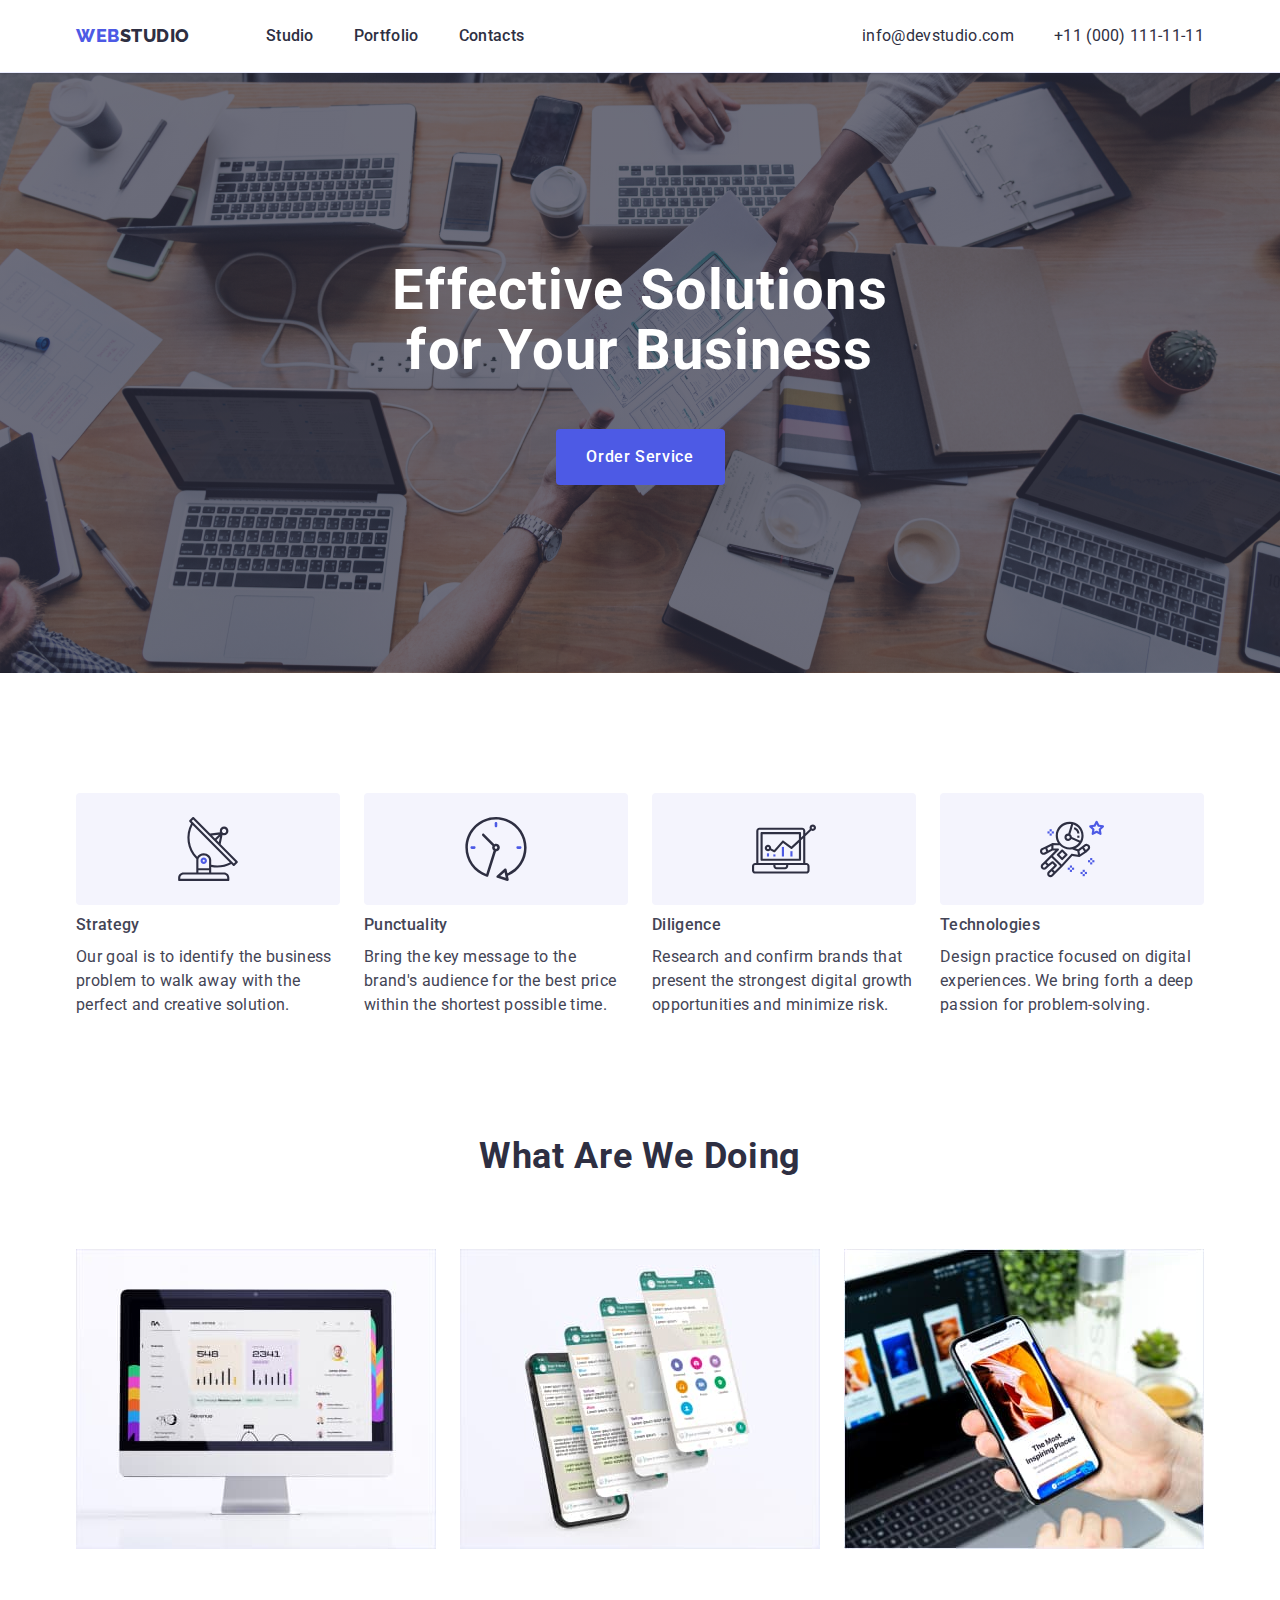
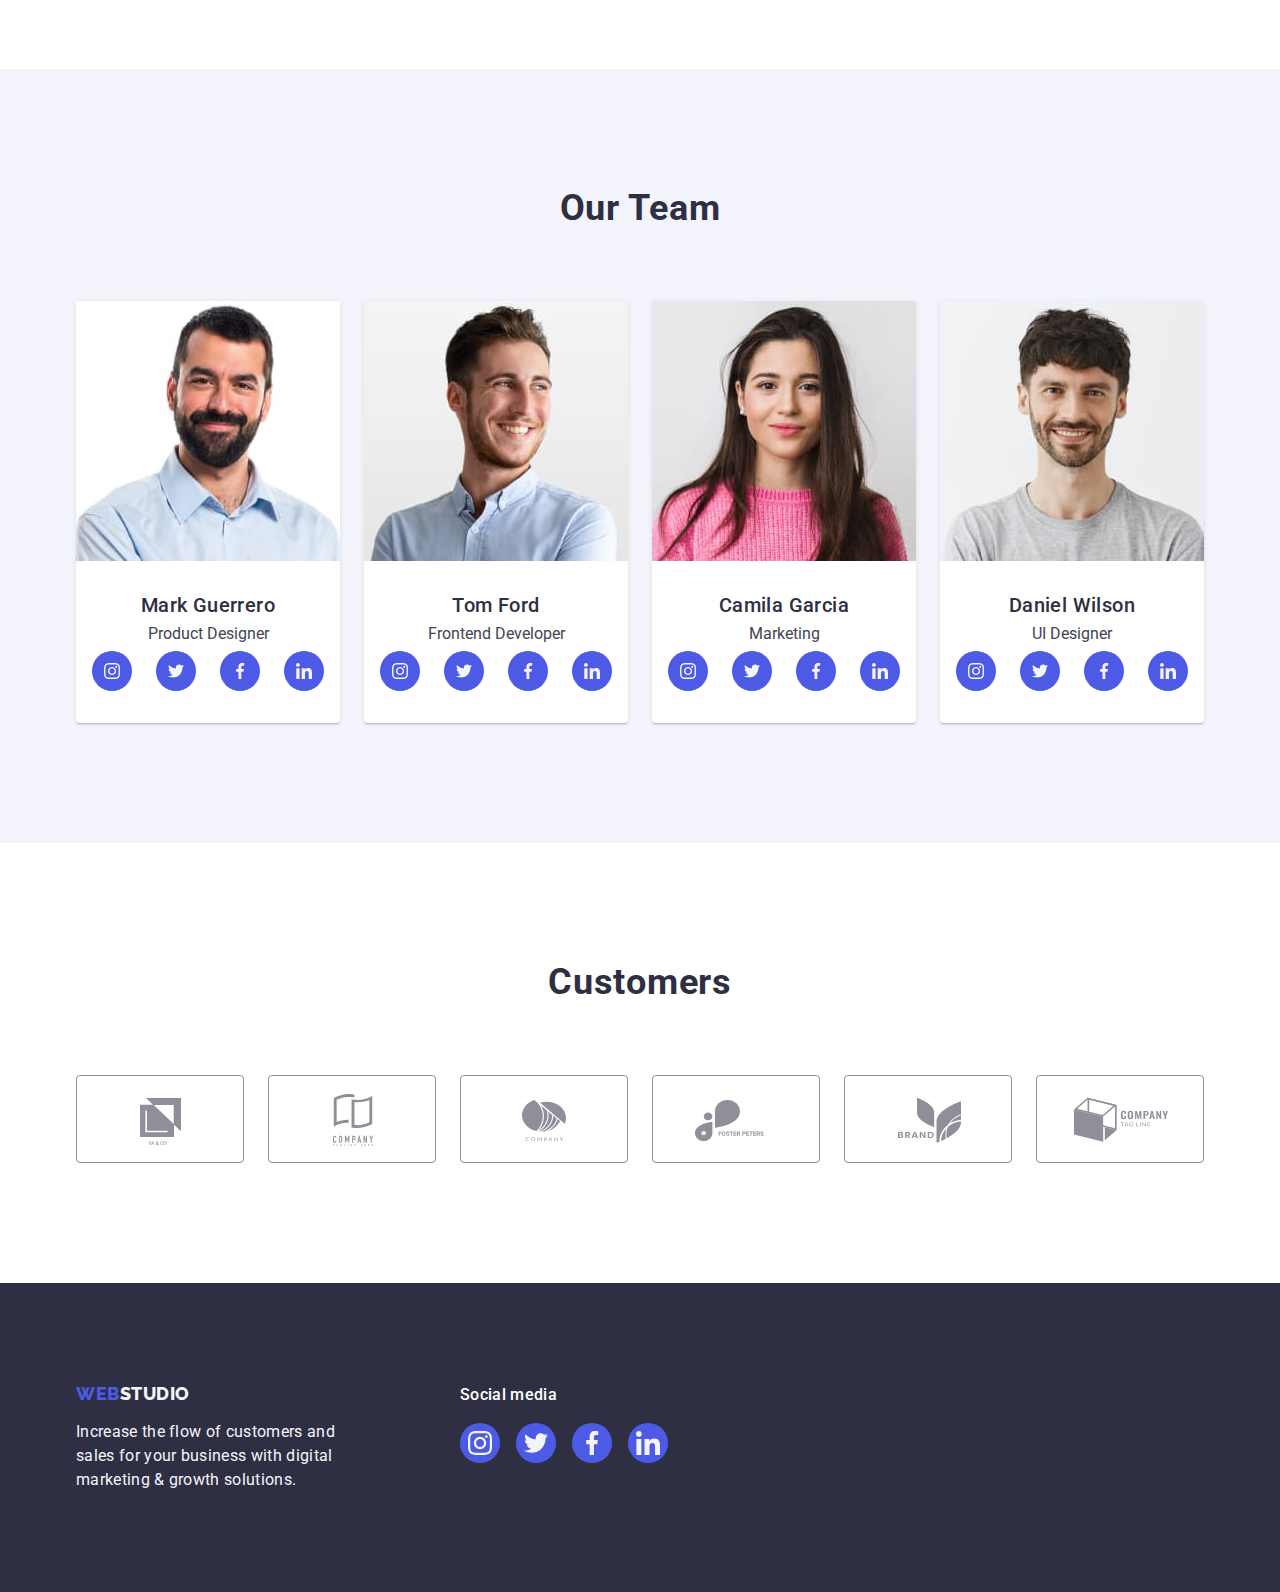
<file: index.html>
<!DOCTYPE html>
<html lang="en">
  <head>
    <meta http-equiv="X-UA-Compatible" content="ie=edge" />
    <meta charset="UTF-8" />
    <meta name="viewport" content="width=device-width, initial-scale=1.0" />
    <title>WebStudio</title>
    <link rel="preconnect" href="https://fonts.googleapis.com" />
    <link rel="preconnect" href="https://fonts.gstatic.com" crossorigin />
    <link
      href="https://fonts.googleapis.com/css2?family=Raleway:wght@800&family=Roboto:wght@400;500;700;900&display=swap"
      rel="stylesheet"
    />
    <link
      rel="stylesheet"
      href="https://cdnjs.cloudflare.com/ajax/libs/modern-normalize/2.0.0/modern-normalize.min.css"
    />
    <link rel="stylesheet" href="./css/styles.css" />
  </head>
  <body>
    <header class="header">
      <div class="container header-container">
        <nav class="nav">
          <a class="link logo" href="./index.html"
            >Web<span class="logo__header">Studio</span></a
          >
          <ul class="list menu">
            <li class="menu-item">
              <a class="link menu-link" href="./index.html">Studio</a>
            </li>
            <li class="menu-item">
              <a class="link menu-link" href="./portfolio.html">Portfolio</a>
            </li>
            <li class="menu-item">
              <a class="link menu-link" href="">Contacts</a>
            </li>
          </ul>
        </nav>
        <address class="address">
          <ul class="list contact">
            <li class="contact-item">
              <a class="link contact-link" href="mailto:info@devstudio.com"
                >info@devstudio.com</a
              >
            </li>
            <li class="contact-item">
              <a class="link contact-link" href="tel:+110001111111"
                >+11 (000) 111-11-11</a
              >
            </li>
          </ul>
        </address>
      </div>
    </header>
    <main>
      <section class="section hero-section">
        <div class="container">
          <h1 class="hero-title">Effective Solutions for Your Business</h1>
          <button class="hero-button" type="button">Order Service</button>
        </div>
      </section>
      <section class="section feature-section">
        <div class="container">
          <h2 class="visually-hidden">Features</h2>
          <ul class="list feature-list">
            <li class="feature-item">
              <div class="icon-container">
                <svg width="64" height="64">
                  <use href="./images/icons.svg#antenna"></use>
                </svg>
              </div>
              <h3 class="item-title">Strategy</h3>
              <p class="item-text">
                Our goal is to identify the business problem to walk away with
                the perfect and creative solution.
              </p>
            </li>
            <li class="feature-item">
              <div class="icon-container">
                <svg width="64" height="64">
                  <use href="./images/icons.svg#clock"></use>
                </svg>
              </div>
              <h3 class="item-title">Punctuality</h3>
              <p class="item-text">
                Bring the key message to the brand's audience for the best price
                within the shortest possible time.
              </p>
            </li>
            <li class="feature-item">
              <div class="icon-container">
                <svg width="64" height="64">
                  <use href="./images/icons.svg#diagram"></use>
                </svg>
              </div>
              <h3 class="item-title">Diligence</h3>
              <p class="item-text">
                Research and confirm brands that present the strongest digital
                growth opportunities and minimize risk.
              </p>
            </li>
            <li class="feature-item">
              <div class="icon-container">
                <svg width="64" height="64">
                  <use href="./images/icons.svg#astronaut"></use>
                </svg>
              </div>
              <h3 class="item-title">Technologies</h3>
              <p class="item-text">
                Design practice focused on digital experiences. We bring forth a
                deep passion for problem-solving.
              </p>
            </li>
          </ul>
        </div>
      </section>
      <section class="section section-work">
        <div class="container">
          <h2 class="section-title">What are we doing</h2>
          <ul class="list list-work">
            <li class="work-item">
              <img
                src="./images/img-1.jpg"
                alt="computer with graph"
                width="360"
              />
            </li>
            <li class="work-item">
              <img
                src="./images/img-2.jpg"
                alt="phone user interface design"
                width="360"
              />
            </li>
            <li class="work-item">
              <img src="./images/img-3.jpg" alt="holding a phone" width="360" />
            </li>
          </ul>
        </div>
      </section>
      <section class="section section-team">
        <div class="container">
          <h2 class="section-title">Our Team</h2>
          <ul class="list list-card">
            <li class="card-item">
              <img src="./images/img-p1.jpg" alt="Mark Guerrero" width="264" />
              <div class="card-container">
                <h3 class="item-name">Mark Guerrero</h3>
                <p class="item-job">Product Designer</p>
                <ul class="list social-list">
                  <li class="social-item">
                    <a href="" class="link social-link">
                      <svg class="svg social-svg" width="16" height="16">
                        <use href="./images/icons.svg#instagram"></use>
                      </svg>
                    </a>
                  </li>
                  <li class="social-item">
                    <a href="" class="link social-link">
                      <svg class="svg social-svg" width="16" height="16">
                        <use href="./images/icons.svg#twitter"></use>
                      </svg>
                    </a>
                  </li>
                  <li class="social-item">
                    <a href="" class="link social-link">
                      <svg class="svg social-svg" width="16" height="16">
                        <use href="./images/icons.svg#facebook"></use>
                      </svg>
                    </a>
                  </li>
                  <li class="social-item">
                    <a href="" class="link social-link">
                      <svg class="svg social-svg" width="16" height="16">
                        <use href="./images/icons.svg#linkedin"></use>
                      </svg>
                    </a>
                  </li>
                </ul>
              </div>
            </li>
            <li class="card-item">
              <img src="./images/img-p2.jpg" alt="Tom Ford" width="264" />
              <div class="card-container">
                <h3 class="item-name">Tom Ford</h3>
                <p class="item-job">Frontend Developer</p>
                <ul class="list social-list">
                  <li class="social-item">
                    <a href="" class="link social-link">
                      <svg class="svg social-svg" width="16" height="16">
                        <use href="./images/icons.svg#instagram"></use>
                      </svg>
                    </a>
                  </li>
                  <li class="social-item">
                    <a href="" class="link social-link">
                      <svg class="svg social-svg" width="16" height="16">
                        <use href="./images/icons.svg#twitter"></use>
                      </svg>
                    </a>
                  </li>
                  <li class="social-item">
                    <a href="" class="link social-link">
                      <svg class="svg social-svg" width="16" height="16">
                        <use href="./images/icons.svg#facebook"></use>
                      </svg>
                    </a>
                  </li>
                  <li class="social-item">
                    <a href="" class="link social-link">
                      <svg class="svg social-svg" width="16" height="16">
                        <use href="./images/icons.svg#linkedin"></use>
                      </svg>
                    </a>
                  </li>
                </ul>
              </div>
            </li>
            <li class="card-item">
              <img src="./images/img-p3.jpg" alt="Camila Garcia" width="264" />
              <div class="card-container">
                <h3 class="item-name">Camila Garcia</h3>
                <p class="item-job">Marketing</p>
                <ul class="list social-list">
                  <li class="social-item">
                    <a href="" class="link social-link">
                      <svg class="svg social-svg" width="16" height="16">
                        <use href="./images/icons.svg#instagram"></use>
                      </svg>
                    </a>
                  </li>
                  <li class="social-item">
                    <a href="" class="link social-link">
                      <svg class="svg social-svg" width="16" height="16">
                        <use href="./images/icons.svg#twitter"></use>
                      </svg>
                    </a>
                  </li>
                  <li class="social-item">
                    <a href="" class="link social-link">
                      <svg class="svg social-svg" width="16" height="16">
                        <use href="./images/icons.svg#facebook"></use>
                      </svg>
                    </a>
                  </li>
                  <li class="social-item">
                    <a href="" class="link social-link">
                      <svg class="svg social-svg" width="16" height="16">
                        <use href="./images/icons.svg#linkedin"></use>
                      </svg>
                    </a>
                  </li>
                </ul>
              </div>
            </li>
            <li class="card-item">
              <img src="./images/img-p4.jpg" alt="Daniel Wilson" width="264" />
              <div class="card-container">
                <h3 class="item-name">Daniel Wilson</h3>
                <p class="item-job">UI Designer</p>
                <ul class="list social-list">
                  <li class="social-item">
                    <a href="" class="link social-link">
                      <svg class="svg social-svg" width="16" height="16">
                        <use href="./images/icons.svg#instagram"></use>
                      </svg>
                    </a>
                  </li>
                  <li class="social-item">
                    <a href="" class="link social-link">
                      <svg class="svg social-svg" width="16" height="16">
                        <use href="./images/icons.svg#twitter"></use>
                      </svg>
                    </a>
                  </li>
                  <li class="social-item">
                    <a href="" class="link social-link">
                      <svg class="svg social-svg" width="16" height="16">
                        <use href="./images/icons.svg#facebook"></use>
                      </svg>
                    </a>
                  </li>
                  <li class="social-item">
                    <a href="" class="link social-link">
                      <svg class="svg social-svg" width="16" height="16">
                        <use href="./images/icons.svg#linkedin"></use>
                      </svg>
                    </a>
                  </li>
                </ul>
              </div>
            </li>
          </ul>
        </div>
      </section>
      <section class="section section-customers">
        <div class="container">
          <h2 class="section-title">Customers</h2>
          <ul class="list customer-list">
            <li class="customer-item">
              <a href="" class="link customer-link">
                <svg class="svg customer-svg" width="104" height="56">
                  <use href="./images/icons.svg#client-1"></use>
                </svg>
              </a>
            </li>
            <li class="customer-item">
              <a href="" class="link customer-link">
                <svg class="svg customer-svg" width="104" height="56">
                  <use href="./images/icons.svg#client-2"></use>
                </svg>
              </a>
            </li>
            <li class="customer-item">
              <a href="" class="link customer-link">
                <svg class="svg customer-svg" width="104" height="56">
                  <use href="./images/icons.svg#client-3"></use>
                </svg>
              </a>
            </li>
            <li class="customer-item">
              <a href="" class="link customer-link">
                <svg class="svg customer-svg" width="104" height="56">
                  <use href="./images/icons.svg#client-4"></use>
                </svg>
              </a>
            </li>
            <li class="customer-item">
              <a href="" class="link customer-link">
                <svg class="svg customer-svg" width="104" height="56">
                  <use href="./images/icons.svg#client-5"></use>
                </svg>
              </a>
            </li>
            <li class="customer-item">
              <a href="" class="link customer-link">
                <svg class="svg customer-svg" width="104" height="56">
                  <use href="./images/icons.svg#client-6"></use>
                </svg>
              </a>
            </li>
          </ul>
        </div>
      </section>
    </main>
    <footer class="footer">
      <div class="container footer-container">
        <div class="logo-footer-container">
          <a class="link logo" href="./index.html"
            >Web<span class="logo__footer">Studio</span></a
          >
          <p class="item-text">
            Increase the flow of customers and sales for your business with
            digital marketing & growth solutions.
          </p>
        </div>
        <div class="social-container">
          <p class="social-media-text">Social media</p>
          <ul class="list footer-svg">
            <li class="footer-svg-item">
              <a href="" class="link footer-svg-link">
                <svg class="svg footer-social-link" width="24" height="24">
                  <use href="./images/icons.svg#instagram-footer"></use>
                </svg>
              </a>
            </li>
            <li class="footer-svg-item">
              <a href="" class="link footer-svg-link">
                <svg class="svg footer-social-link" width="24" height="24">
                  <use href="./images/icons.svg#twitter-footer"></use>
                </svg>
              </a>
            </li>
            <li class="footer-svg-item">
              <a href="" class="link footer-svg-link">
                <svg class="svg footer-social-link" width="24" height="24">
                  <use href="./images/icons.svg#facebook-footer"></use>
                </svg>
              </a>
            </li>
            <li class="footer-svg-item">
              <a href="" class="link footer-svg-link">
                <svg class="svg footer-social-link" width="24" height="24">
                  <use href="./images/icons.svg#linkedin-footer"></use>
                </svg>
              </a>
            </li>
          </ul>
        </div>
      </div>
    </footer>
  </body>
</html>
</file>
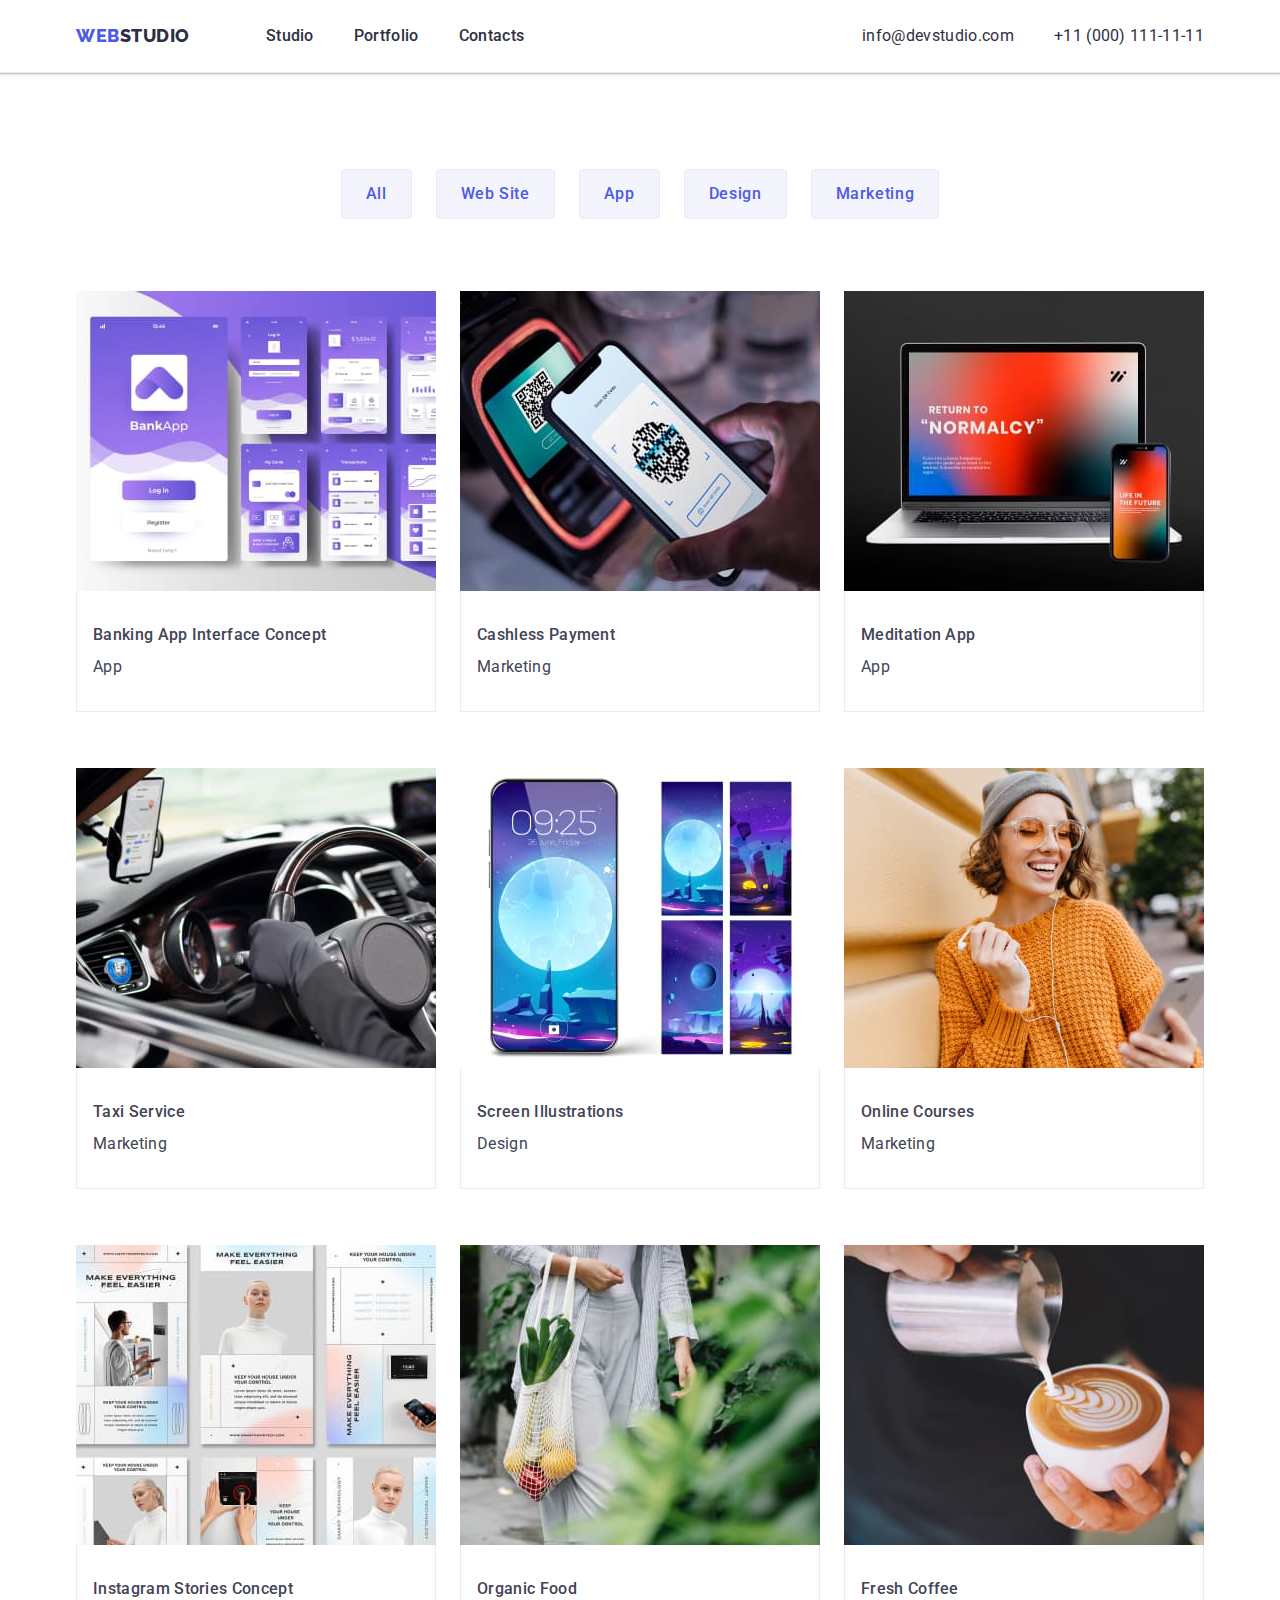
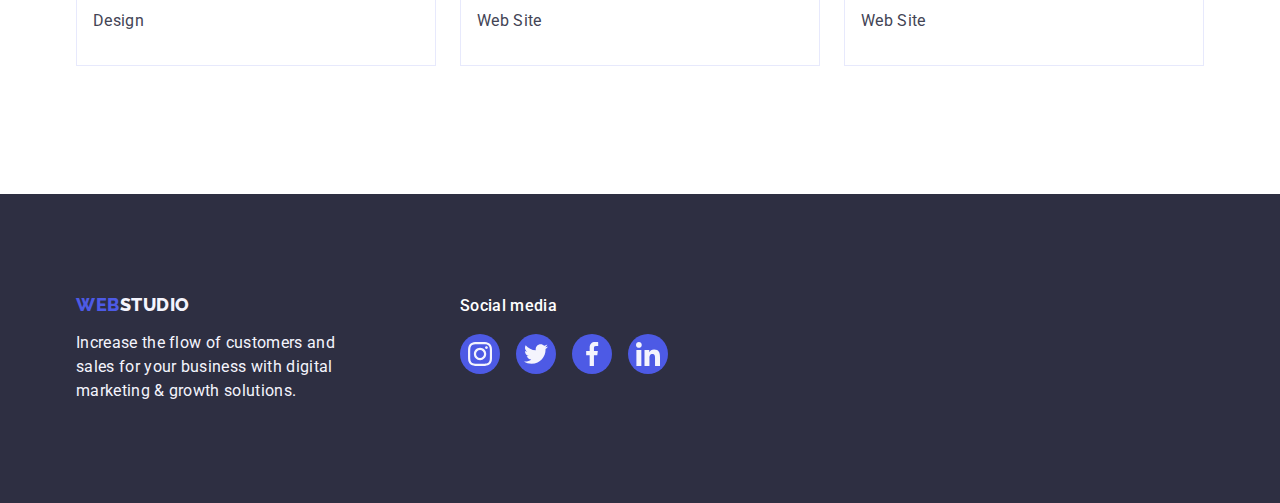
<file: portfolio.html>
<!DOCTYPE html>
<html lang="en">
  <head>
    <meta http-equiv="X-UA-Compatible" content="ie=edge" />
    <meta charset="UTF-8" />
    <meta name="viewport" content="width=device-width, initial-scale=1.0" />
    <title>Portfolio</title>
    <link rel="preconnect" href="https://fonts.googleapis.com" />
    <link rel="preconnect" href="https://fonts.gstatic.com" crossorigin />
    <link
      href="https://fonts.googleapis.com/css2?family=Raleway:wght@800&family=Roboto:wght@400;500;700;900&display=swap"
      rel="stylesheet"
    />
    <link
      rel="stylesheet"
      href="https://cdnjs.cloudflare.com/ajax/libs/modern-normalize/2.0.0/modern-normalize.min.css"
    />
    <link rel="stylesheet" href="./css/styles.css" />
  </head>
  <body>
    <header class="header">
      <div class="container header-container">
        <nav class="nav">
          <a class="link logo" href="./index.html"
            >Web<span class="logo__header">Studio</span></a
          >
          <ul class="list menu">
            <li class="menu-item">
              <a class="link menu-link" href="./index.html">Studio</a>
            </li>
            <li class="menu-item">
              <a class="link menu-link" href="./portfolio.html">Portfolio</a>
            </li>
            <li class="menu-item">
              <a class="link menu-link" href="">Contacts</a>
            </li>
          </ul>
        </nav>
        <address class="address">
          <ul class="list contact">
            <li class="contact-item">
              <a class="link contact-link" href="mailto:info@devstudio.com"
                >info@devstudio.com</a
              >
            </li>
            <li class="contact-item">
              <a class="link contact-link" href="tel:+110001111111"
                >+11 (000) 111-11-11</a
              >
            </li>
          </ul>
        </address>
      </div>
    </header>
    <main>
      <section class="project-section">
        <div class="container">
          <h1 class="visually-hidden">Project</h1>
          <ul class="list project-button">
            <li class="button-item">
              <button class="button button-filter" type="button">All</button>
            </li>
            <li class="button-item">
              <button class="button button-filter" type="button">
                Web Site
              </button>
            </li>
            <li class="button-item">
              <button class="button button-filter" type="button">App</button>
            </li>
            <li class="button-item">
              <button class="button button-filter" type="button">Design</button>
            </li>
            <li class="button-item">
              <button class="button button-filter" type="button">
                Marketing
              </button>
            </li>
          </ul>
          <ul class="list project-link">
            <li class="project-item">
              <a class="link project-card-link" href="">
                <img
                  src="./images/banking.jpg"
                  alt="Bank App Interface"
                  width="360"
                />
                <div class="container-project">
                  <h2 class="item-title">Banking App Interface Concept</h2>
                  <p class="item-text">App</p>
                </div>
              </a>
            </li>
            <li class="project-item">
              <a class="link project-card-link" href="">
                <img
                  src="./images/cashless.jpg"
                  alt="payment using qr code"
                  width="360"
                />
                <div class="container-project">
                  <h2 class="item-title">Cashless Payment</h2>
                  <p class="item-text">Marketing</p>
                </div>
              </a>
            </li>
            <li class="project-item">
              <a class="link project-card-link" href="">
                <img
                  src="./images/meditation.jpg"
                  alt="laptop and phone mediation app interface"
                  width="360"
                />
                <div class="container-project">
                  <h2 class="item-title">Meditation App</h2>
                  <p class="item-text">App</p>
                </div>
              </a>
            </li>
            <li class="project-item">
              <a class="link project-card-link" href="">
                <img
                  src="./images/taxi.jpg"
                  alt="taxi steering wheel"
                  width="360"
                />
                <div class="container-project">
                  <h2 class="item-title">Taxi Service</h2>
                  <p class="item-text">Marketing</p>
                </div>
              </a>
            </li>
            <li class="project-item">
              <a class="link project-card-link" href="">
                <img
                  src="./images/screen.jpg"
                  alt="phone screen illustration interface"
                  width="360"
                />
                <div class="container-project">
                  <h2 class="item-title">Screen Illustrations</h2>
                  <p class="item-text">Design</p>
                </div>
              </a>
            </li>
            <li class="project-item">
              <a class="link project-card-link" href="">
                <img
                  src="./images/online.jpg"
                  alt="girl holding a phone"
                  width="360"
                />
                <div class="container-project">
                  <h2 class="item-title">Online Courses</h2>
                  <p class="item-text">Marketing</p>
                </div>
              </a>
            </li>
            <li class="project-item">
              <a class="link project-card-link" href="">
                <img
                  src="./images/instagram.jpg"
                  alt="instagram story interface"
                  width="360"
                />
                <div class="container-project">
                  <h2 class="item-title">Instagram Stories Concept</h2>
                  <p class="item-text">Design</p>
                </div>
              </a>
            </li>
            <li class="project-item">
              <a class="link project-card-link" href="">
                <img
                  src="./images/organic.jpg"
                  alt="person carrying fruits"
                  width="360"
                />
                <div class="container-project">
                  <h2 class="item-title">Organic Food</h2>
                  <p class="item-text">Web Site</p>
                </div>
              </a>
            </li>
            <li class="project-item">
              <a class="link project-card-link" href="">
                <img src="./images/fresh.jpg" alt="coffee" width="360" />
                <div class="container-project">
                  <h2 class="item-title">Fresh Coffee</h2>
                  <p class="item-text">Web Site</p>
                </div>
              </a>
            </li>
          </ul>
        </div>
      </section>
    </main>
    <footer class="footer">
      <div class="container footer-container">
        <div class="logo-footer-container">
          <a class="link logo" href="./index.html"
            >Web<span class="logo__footer">Studio</span></a
          >
          <p class="item-text">
            Increase the flow of customers and sales for your business with
            digital marketing & growth solutions.
          </p>
        </div>
        <div class="social-container">
          <p class="social-media-text">Social media</p>
          <ul class="list footer-svg">
            <li class="footer-svg-item">
              <a href="" class="link footer-svg-link">
                <svg class="svg footer-social-link" width="24" height="24">
                  <use href="./images/icons.svg#instagram-footer"></use>
                </svg>
              </a>
            </li>
            <li class="footer-svg-item">
              <a href="" class="link footer-svg-link">
                <svg class="svg footer-social-link" width="24" height="24">
                  <use href="./images/icons.svg#twitter-footer"></use>
                </svg>
              </a>
            </li>
            <li class="footer-svg-item">
              <a href="" class="link footer-svg-link">
                <svg class="svg footer-social-link" width="24" height="24">
                  <use href="./images/icons.svg#facebook-footer"></use>
                </svg>
              </a>
            </li>
            <li class="footer-svg-item">
              <a href="" class="link footer-svg-link">
                <svg class="svg footer-social-link" width="24" height="24">
                  <use href="./images/icons.svg#linkedin-footer"></use>
                </svg>
              </a>
            </li>
          </ul>
        </div>
      </div>
    </footer>
  </body>
</html>
</file>
<file: css/styles.css>
/* || RESET */

* {
  margin: 0;
  padding: 0;
}

/* || VARIABLES */

:root {
  /* color */
  --iris: #4d5ae5;
  --ocean: #404bbf;
  --navy-blue: #2e2f42;
  --green: #31d0aa;
  --slate: #434455;
  --light-slate: #8e8f99;
  --cornflower: #e7e9fc;
  --cloud: #f4f4fd;
  --white: #ffffff;
  --dairy: #fcfcfc;
}

/* || GENERAL STYLES */

body {
  font-family: "Roboto", sans-serif;
  color: var(--slate);
  background-color: var(--white);
}

img {
  display: block;
}

.link {
  text-decoration: none;
}

.list {
  list-style: none;
}

/* || BLOCKS */

.header {
  border-bottom: 1px solid var(--cornflower);
  box-shadow: 0px 2px 1px rgba(46, 47, 66, 0.08),
    0px 1px 1px rgba(46, 47, 66, 0.16), 0px 1px 6px rgba(46, 47, 66, 0.08);
}

.header-container {
  display: flex;
  justify-content: space-between;
}

.container {
  width: 1158px;
  margin: 0 auto;
  padding: 0 15px;
}

.nav {
  display: flex;
  align-items: center;
  padding: 24px 0;
}

.logo {
  font-family: "Raleway", sans-serif;
  font-weight: 800;
  font-size: 18px;
  line-height: 1.17;
  letter-spacing: 0.03em;
  text-transform: uppercase;
  color: var(--iris);
  margin-right: 76px;
}

.menu {
  display: flex;
  gap: 40px;
}

.menu-item {
  /* padding: 24px 0; */
}

.contact {
  display: flex;
  gap: 40px;
}

.address {
  font-style: normal;
  display: flex;
  align-items: center;
}

.hero-section {
  background-color: var(--navy-blue);
  text-align: center;
  color: var(--white);
  padding: 188px 0;
  background-image: linear-gradient(
      rgba(46, 47, 66, 0.7),
      rgba(46, 47, 66, 0.7)
    ),
    url(../images/people-office-1.jpg);
  max-width: 1440px;
  background-repeat: no-repeat;
  background-position: center;
  background-size: cover;
  margin: 0 auto;
}

.hero-button {
  background-color: var(--iris);
  font-family: inherit;
  font-weight: 500;
  font-size: 16px;
  line-height: 1.5;
  letter-spacing: 0.04em;
  color: var(--white);
  display: block;
  min-width: 169px;
  height: 56px;
  border: none;
  border-radius: 4px;
  cursor: pointer;
  margin: 0 auto;
}

.hero-button:hover,
.hero-button:focus {
  background-color: var(--ocean);
  cursor: pointer;
}

.feature-section {
  padding: 120px 0;
}

.section-work {
  /* padding: 120px; */
}

.section-team {
  padding: 120px 0;
  background-color: var(--cloud);
}

.section-customers {
  padding: 120px 0;
}

.project-section {
  padding: 96px 0 120px 0;
}

.list-card {
  display: flex;
  gap: 24px;
}

.customer-list {
  display: flex;
  gap: 24px;
}

.project-button {
  display: flex;
  justify-content: center;
  gap: 24px;
  margin-bottom: 72px;
}

.card-item {
  background-color: var(--white);
  border-radius: 0px 0px 4px 4px;
  box-shadow: 0px 1px 6px rgba(46, 47, 66, 0.08),
    0px 1px 1px rgba(46, 47, 66, 0.16), 0px 2px 1px rgba(46, 47, 66, 0.08);
}

.social-list {
  display: flex;
  justify-content: center;
  gap: 24px;
}

.social-item {
  width: 40px;
  height: 40px;
}

.social-link {
  width: 100%;
  height: 100%;
  background-color: var(--iris);
  border-radius: 50%;
  display: flex;
  align-items: center;
  justify-content: center;
}

.social-link:hover,
.social-link:focus {
  background-color: var(--ocean);
}

.customer-item {
  width: calc((100% - 120px) / 6);
  height: 88px;
}

.footer {
  background-color: var(--navy-blue);
  padding: 100px 0;
}

.footer .logo {
  display: inline-block;
  margin-bottom: 16px;
}

.button {
  font-family: inherit;
  font-weight: 500;
  font-size: 16px;
  line-height: 1.5;
  letter-spacing: 0.04em;
  color: var(--iris);
  background-color: var(--cloud);
  padding: 12px 24px;
  border: 1px solid var(--cornflower);
  border-radius: 4px;
}

.button:hover,
.button:focus {
  color: var(--white);
  background-color: var(--ocean);
  cursor: pointer;
  border: 1px solid transparent;
}

.social-svg {
  fill: var(--cloud);
}

.customer-svg {
  fill: currentColor;
}

.icon-container {
  display: flex;
  align-items: center;
  justify-content: center;
  height: 112px;
  background-color: var(--cloud);
  border-radius: 4px;
  margin-bottom: 8px;
}

.footer-container {
  display: flex;
  align-items: baseline;
  /* gap: 25px; */
}

.logo-footer-container {
  margin-right: 120px;
}

.footer-svg {
  display: flex;
  gap: 16px;
}

.footer-svg-item {
  width: 40px;
  height: 40px;
}

.footer-social-link {
  fill: var(--cloud);
}

.button-filter:hover,
.button-filter:focus {
  box-shadow: 0px 3px 1px rgba(0, 0, 0, 0.1), 0px 2px 1px rgba(0, 0, 0, 0.08),
    0px 2px 2px rgba(0, 0, 0, 0.12);
}

.project-card-link {
  display: block;
}

.project-card-link:hover,
.project-card-link:focus {
  box-shadow: 0px 1px 6px rgba(46, 47, 66, 0.08),
    0px 1px 1px rgba(46, 47, 66, 0.16), 0px 2px 1px rgba(46, 47, 66, 0.08);
}

/* || ELEMENTS */

.footer-svg-link {
  width: 100%;
  height: 100%;
  background-color: var(--iris);
  border-radius: 50%;
  display: flex;
  align-items: center;
  justify-content: center;
}

.footer-svg-link:hover,
.footer-svg-link:focus {
  background-color: var(--green);
}

.social-media-text {
  font-weight: 500;
  font-size: 16px;
  line-height: 1.5;
  letter-spacing: 0.02em;
  color: var(--white);
  margin-bottom: 16px;
}

.menu-link {
  font-weight: 500;
  font-size: 16px;
  line-height: 1.5;
  letter-spacing: 0.02em;
  color: var(--navy-blue);
}

.menu-link:hover,
.menu-link:focus {
  color: var(--ocean);
}

.contact-link {
  line-height: 1.5;
  letter-spacing: 0.02em;
  color: var(--navy-blue);
}

.contact-link:hover,
.contact-link:focus {
  color: var(--ocean);
}

.logo__header {
  color: var(--navy-blue);
}

.feature-list {
  display: flex;
  gap: 24px;
}

.feature-item {
  width: calc((100% - 72px) / 4);
}

.list-work {
  display: flex;
  gap: 24px;
}

.work-item {
  width: calc((100% - 48px) / 3);
  margin-bottom: 120px;
}

.section-title {
  font-size: 36px;
  line-height: 1.11;
  text-align: center;
  text-transform: capitalize;
  letter-spacing: 0.02em;
  color: var(--navy-blue);
  margin-bottom: 72px;
}

.list-feature {
  display: flex;
}

.item-title {
  font-weight: 500;
  font-size: 20px;
  line-height: 1.2;
  letter-spacing: 0.02em;
  color: var(--navy-blue);
  margin-bottom: 8px;
}

.item-text {
  font-size: 16px;
  line-height: 1.5;
  letter-spacing: 0.02em;
  color: var(--slate);
}

.item-name {
  font-weight: 500;
  font-size: 20px;
  line-height: 1.2;
  letter-spacing: 0.02em;
  color: var(--navy-blue);
  margin-bottom: 8px;
}

.item-job {
  margin-bottom: 8px;
}

.item-title {
  font-size: 16px;
  line-height: 1.5;
  letter-spacing: 0.02em;
  color: var(--slate);
}

.card-container {
  padding: 32px 0;
  text-align: center;
}

.project-link {
  display: flex;
  flex-wrap: wrap;
  column-gap: 24px;
  row-gap: 48px;
}

.project-item {
  width: calc((100% - 48px) / 3);
}

.container-project {
  padding: 32px 16px;
  border: 1px solid var(--cornflower);
  border-top: none;
  margin-bottom: 8px;
}

.hero-title {
  font-size: 56px;
  line-height: 1.07;
  letter-spacing: 0.02em;
  max-width: 496px;
  margin: 0 auto 48px;
}

.logo__footer {
  color: var(--cloud);
}

.footer .item-text {
  max-width: 264px;
  color: var(--cloud);
}

.customer-link {
  width: 100%;
  height: 100%;
  border: 1px solid var(--light-slate);
  border-radius: 4px;
  display: flex;
  align-items: center;
  justify-content: center;
  color: var(--light-slate);
}

.customer-link:hover,
.customer-link:focus {
  border-color: var(--ocean);
  color: var(--ocean);
}

/* || MODIFIER */

.visually-hidden {
  position: absolute;
  width: 1px;
  height: 1px;
  margin: -1px;
  border: 0;
  padding: 0;

  white-space: nowrap;
  clip-path: inset(100%);
  clip: rect(0 0 0 0);
  overflow: hidden;
}
</file>
